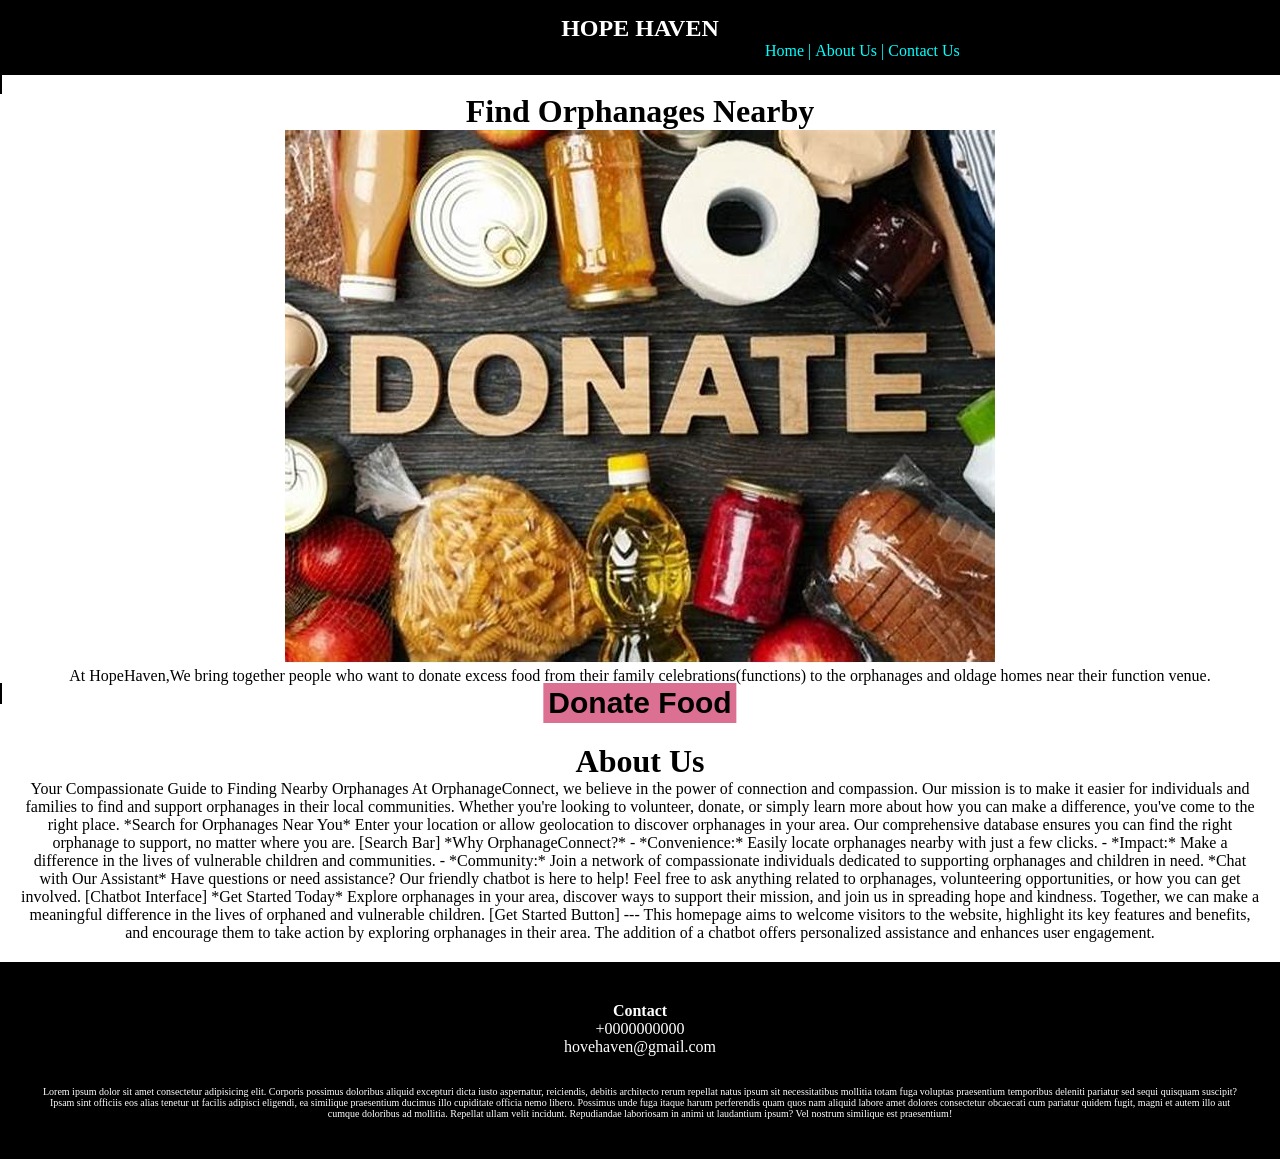
<file: HOPE HAVEN/CSS/index.html>
<!DOCTYPE html>
<html lang="en">
<head>
    <meta charset="UTF-8">
    <meta name="viewport" content="width=device-width,initial-scale=1.0">
    <title>HOPEHAVEN</title>
    <link rel="icon" href="rice-bowl.jpg">
    
    
</head>
<body>
    <link rel="stylesheet" href="style.css">
    <div class ="Header">
         <nav><center>
            <H1>HOPE HAVEN</H1>
            </center>
            <ul>
                <li>Home |</li>
                <li>About Us |</li>
                <li>Contact Us</li>
            </ul>
         </nav>
    </div>

    <div class="box">
        <center>
            <h1>Find Orphanages Nearby</h1><br>
    
        <img src="donate.jfif">
        <p>At HopeHaven,We bring together people who want to donate excess food from their family celebrations(functions) to the orphanages and oldage homes near their function venue.</p>
        </center>
    </div>
    <script>
        window.embeddedChatbotConfig = {
        chatbotId: "W6yZn-fEGsoQyJledR5q8",
        domain: "www.chatbase.co"
        }
        </script>
        <script
        src="https://www.chatbase.co/embed.min.js"
        chatbotId="W6yZn-fEGsoQyJledR5q8"
        domain="www.chatbase.co"
        defer>
        </script>
    <center>
    <button type="button" onclick="location.href='C:\Users\vithy\OneDrive\Desktop\HOPE HAVEN\CSS\form.html'">Donate Food</button>
    </center>
                
    <div class="about">
        <h1 style="text-align: center;">About Us</h1>
        <p>Your Compassionate Guide to Finding Nearby Orphanages

At OrphanageConnect, we believe in the power of connection and compassion. Our mission is to make it easier for individuals and families to find and support orphanages in their local communities. Whether you're looking to volunteer, donate, or simply learn more about how you can make a difference, you've come to the right place.

*Search for Orphanages Near You*

Enter your location or allow geolocation to discover orphanages in your area. Our comprehensive database ensures you can find the right orphanage to support, no matter where you are.

[Search Bar]

*Why OrphanageConnect?*

- *Convenience:* Easily locate orphanages nearby with just a few clicks.
- *Impact:* Make a difference in the lives of vulnerable children and communities.
- *Community:* Join a network of compassionate individuals dedicated to supporting orphanages and children in need.

*Chat with Our Assistant*

Have questions or need assistance? Our friendly chatbot is here to help! Feel free to ask anything related to orphanages, volunteering opportunities, or how you can get involved.

[Chatbot Interface]

*Get Started Today*

Explore orphanages in your area, discover ways to support their mission, and join us in spreading hope and kindness. Together, we can make a meaningful difference in the lives of orphaned and vulnerable children.

[Get Started Button]

---

This homepage aims to welcome visitors to the website, highlight its key features and benefits, and encourage them to take action by exploring orphanages in their area. The addition of a chatbot offers personalized assistance and enhances user engagement.</p>
    </div>
    <div class="Contact">
        <h4>Contact</h4>
        <p>+0000000000</p>
        <p>hovehaven@gmail.com</p>
        <p style="margin-top:30px;font-size: 10px;">Lorem ipsum dolor sit amet consectetur adipisicing elit. Corporis possimus doloribus aliquid excepturi dicta iusto aspernatur, reiciendis, debitis architecto rerum repellat natus ipsum sit necessitatibus mollitia totam fuga voluptas praesentium temporibus deleniti pariatur sed sequi quisquam suscipit? Ipsam sint officiis eos alias tenetur ut facilis adipisci eligendi, ea similique praesentium ducimus illo cupiditate officia nemo libero. Possimus unde fuga itaque harum perferendis quam quos nam aliquid labore amet dolores consectetur obcaecati cum pariatur quidem fugit, magni et autem illo aut cumque doloribus ad mollitia. Repellat ullam velit incidunt. Repudiandae laboriosam in animi ut laudantium ipsum? Vel nostrum similique est praesentium!</p>
    </div>
    


    

    
</body>
</html>
</file>
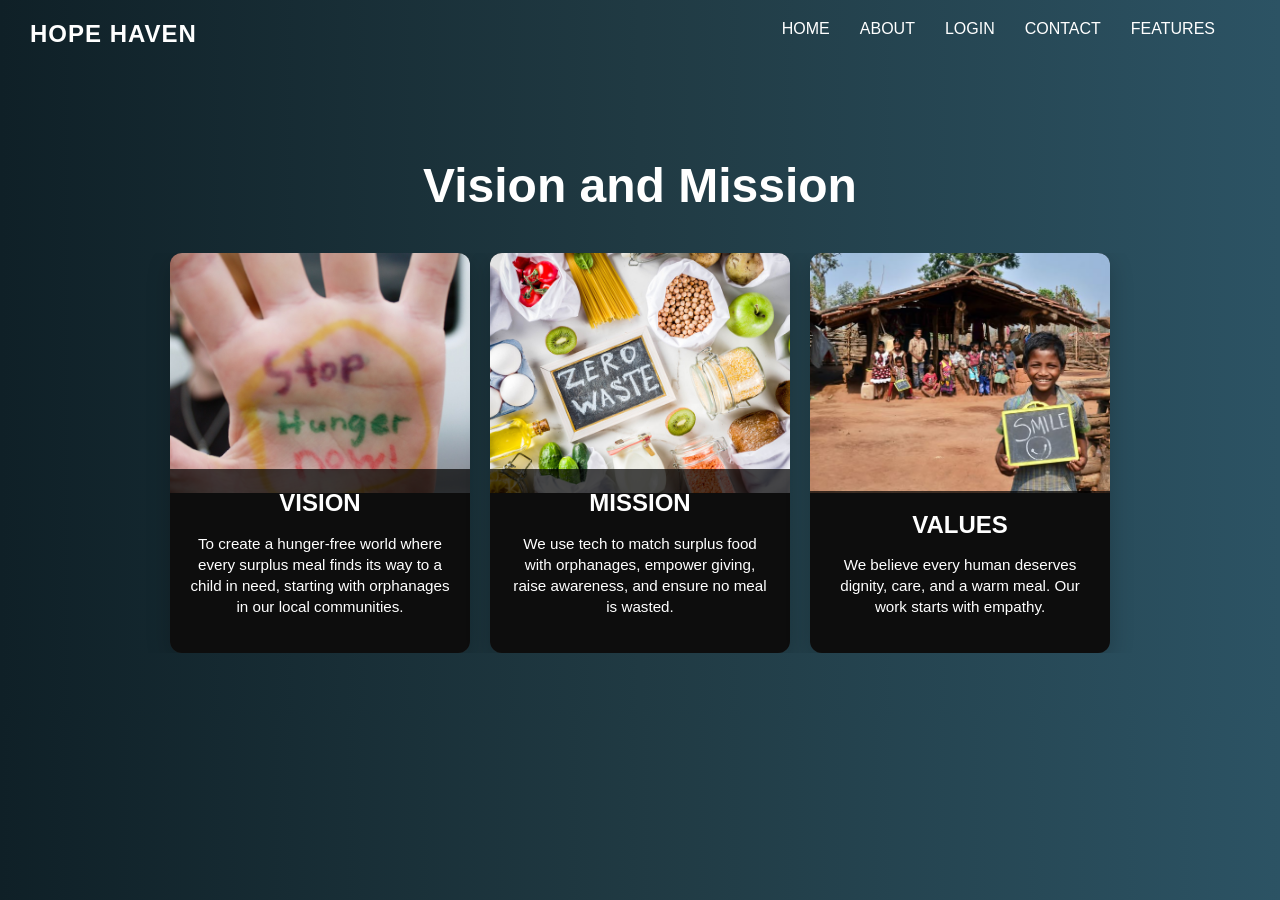
<file: HH/a1.html>
<!DOCTYPE html>
<html lang="en">
<head>
  <meta charset="UTF-8" />
  <meta name="viewport" content="width=device-width, initial-scale=1.0" />
  <title>Vision and Mission</title>
  <style>
    * {
      box-sizing: border-box;
    }

    body {
      background: linear-gradient(to right, #0f2027, #203a43, #2c5364);
      font-family: 'Segoe UI', Tahoma, Geneva, Verdana, sans-serif;
      color: white;
      margin: 0;
      padding: 0;
    }
    header {
      display: flex;
      justify-content: flex-end;
      align-items: center;
      padding: 20px 50px;
    }

    .logo {
      position: absolute;
      top: 20px;
      left: 30px;
      font-size: 24px;
      font-weight: bold;
      color: white;
      letter-spacing: 1px;
    }
    nav a {
      margin: 0 15px;
      text-decoration: none;
      color: white;
      font-weight: 500;
    }

    .search-bar {
      background-color: rgba(255, 255, 255, 0.2);
      border-radius: 20px;
      padding: 8px 20px;
      color: white;
    }

    nav {
      display: flex;
    }

    .info-section {
      padding: 60px 40px;
      text-align: center;
    }

    .info-title {
      font-size: 3rem;
      margin-bottom: 40px;
    }

    .info-card-wrapper {
      display: flex;
      flex-wrap: nowrap;
      justify-content: center;
      gap: 20px;
      overflow-x: auto;
    }

    .info-card {
      background-color: #2c2c2c;
      border-radius: 12px;
      overflow: hidden;
      width: 300px;
      height: 400px;
      position: relative;
      transition: transform 0.3s ease;
      cursor: pointer;
      box-shadow: 0 8px 24px rgba(0, 0, 0, 0.2);
    }

    .info-card:hover {
      transform: translateY(-10px);
    }

    .info-card img {
      width: 100%;
      height: 60%;
      object-fit: cover;
    }

    .info-content {
      position: absolute;
      bottom: 0;
      background: rgba(0, 0, 0, 0.7);
      width: 100%;
      padding: 20px;
      color: white;
    }

    .info-content h2 {
      font-size: 1.5rem;
      margin: 0 0 10px 0;
    }

    .info-content p {
      font-size: 0.95rem;
      line-height: 1.4;
    }

    @media (max-width: 992px) {
      .info-card-wrapper {
        flex-wrap: wrap;
      }
    }
  </style>
</head>
<body>
    <header>
        <div class="logo">HOPE HAVEN</div>
        <nav>
          <a href="hopehaven.html">HOME</a>
          <a href="about.html">ABOUT</a>
          <a href="login.html">LOGIN</a>
          <a href="contact.html">CONTACT</a>
          <a href="features.html">FEATURES</a>
        </nav>
      </header>
  <!-- Info Section -->
  <section class="info-section">
    <h1 class="info-title">Vision and Mission</h1>
    <div class="info-card-wrapper">
      <div class="info-card">
        <img src="vision.jpg" alt="Vision Image" />
        <div class="info-content">
          <h2>VISION</h2>
          <p>To create a hunger-free world where every surplus meal finds its way to a child in need, starting with orphanages in our local communities.</p>
        </div>
      </div>
      <div class="info-card">
        <img src="mission.jpg" alt="Mission Image" />
        <div class="info-content">
          <h2>MISSION</h2>
          <p>We use tech to match surplus food with orphanages, empower giving, raise awareness, and ensure no meal is wasted.</p>
        </div>
      </div>
      <div class="info-card">
        <img src="values.jpg" alt="Values Image" />
        <div class="info-content">
          <h2>VALUES</h2>
          <p>We believe every human deserves dignity, care, and a warm meal. Our work starts with empathy.</p>
        </div>
      </div>
    </div>
  </section>
</body>
</html>
</file>
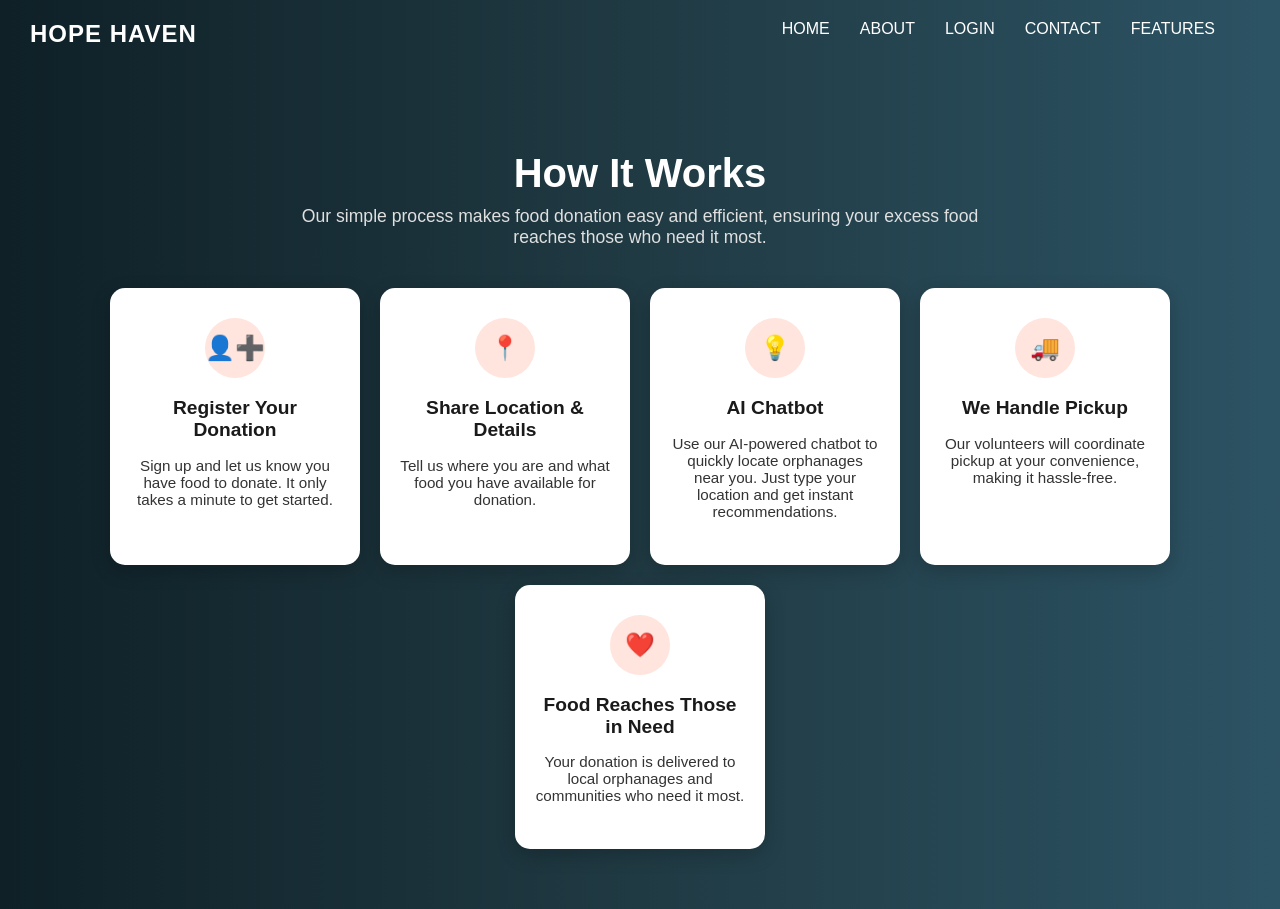
<file: HH/a2.html>
<!DOCTYPE html>
<html lang="en">
<head>
  <meta charset="UTF-8" />
  <meta name="viewport" content="width=device-width, initial-scale=1.0" />
  <title>How it works</title>
  <style>
    * {
      box-sizing: border-box;
    }

    body {
      background: linear-gradient(to right, #0f2027, #203a43, #2c5364);
      font-family: 'Segoe UI', Tahoma, Geneva, Verdana, sans-serif;
      color: white;
      margin: 0;
      padding: 0;
    }

    header {
      display: flex;
      justify-content: flex-end;
      align-items: center;
      padding: 20px 50px;
    }

    .logo {
      position: absolute;
      top: 20px;
      left: 30px;
      font-size: 24px;
      font-weight: bold;
      color: white;
      letter-spacing: 1px;
    }

    nav a {
      margin: 0 15px;
      text-decoration: none;
      color: white;
      font-weight: 500;
    }

    .search-bar {
      background-color: rgba(255, 255, 255, 0.2);
      border-radius: 20px;
      padding: 8px 20px;
      color: white;
    }

    nav {
      display: flex;
    }

    .how-it-works {
      background: transparent;
      color: white;
      padding: 60px 20px;
      text-align: center;
    }

    .how-it-works h2 {
      font-size: 2.5rem;
      margin-bottom: 10px;
    }

    .how-it-works .description {
      font-size: 1.1rem;
      max-width: 700px;
      margin: 0 auto 40px auto;
      color: #e0e0e0;
    }

    .steps {
      display: flex;
      flex-wrap: wrap;
      justify-content: center;
      gap: 20px;
    }

    .step-card {
      background-color: white;
      color: #1a1a1a;
      padding: 30px 20px;
      border-radius: 15px;
      width: 250px;
      box-shadow: 0 6px 20px rgba(0, 0, 0, 0.2);
      transition: transform 0.3s ease;
    }

    .step-card:hover {
      transform: translateY(-10px);
    }

    .icon-circle {
      background-color: #ffe5dd;
      color: #ff6f5e;
      font-size: 24px;
      border-radius: 50%;
      width: 60px;
      height: 60px;
      margin: 0 auto 15px auto;
      display: flex;
      align-items: center;
      justify-content: center;
    }

    .step-card h3 {
      font-size: 1.2rem;
      margin-bottom: 10px;
    }

    .step-card p {
      font-size: 0.95rem;
      color: #333;
    }
  </style>
</head>
<body>
  <header>
    <div class="logo">HOPE HAVEN</div>
    <nav>
      <a href="hopehaven.html">HOME</a>
      <a href="about.html">ABOUT</a>
      <a href="login.html">LOGIN</a>
      <a href="contact.html">CONTACT</a>
      <a href="features.html">FEATURES</a>
    </nav>
  </header>

  <!-- How It Works Section -->
  <section class="how-it-works">
    <h2>How It Works</h2>
    <p class="description">
      Our simple process makes food donation easy and efficient, ensuring your excess food reaches those who need it most.
    </p>
    <div class="steps">
      <div class="step-card step-register">
        <div class="icon-circle">👤➕</div>
        <h3>Register Your Donation</h3>
        <p>Sign up and let us know you have food to donate. It only takes a minute to get started.</p>
      </div>
      <div class="step-card step-location">
        <div class="icon-circle">📍</div>
        <h3>Share Location & Details</h3>
        <p>Tell us where you are and what food you have available for donation.</p>
      </div>
      <div class="step-card step-ai">
        <div class="icon-circle">💡</div>
        <h3>AI Chatbot</h3>
        <p>Use our AI-powered chatbot to quickly locate orphanages near you. Just type your location and get instant recommendations.</p>
      </div>
      <div class="step-card step-pickup">
        <div class="icon-circle">🚚</div>
        <h3>We Handle Pickup</h3>
        <p>Our volunteers will coordinate pickup at your convenience, making it hassle-free.</p>
      </div>
      <div class="step-card step-delivery">
        <div class="icon-circle">❤️</div>
        <h3>Food Reaches Those in Need</h3>
        <p>Your donation is delivered to local orphanages and communities who need it most.</p>
      </div>
    </div>
  </section>
</body>
</html>
</file>
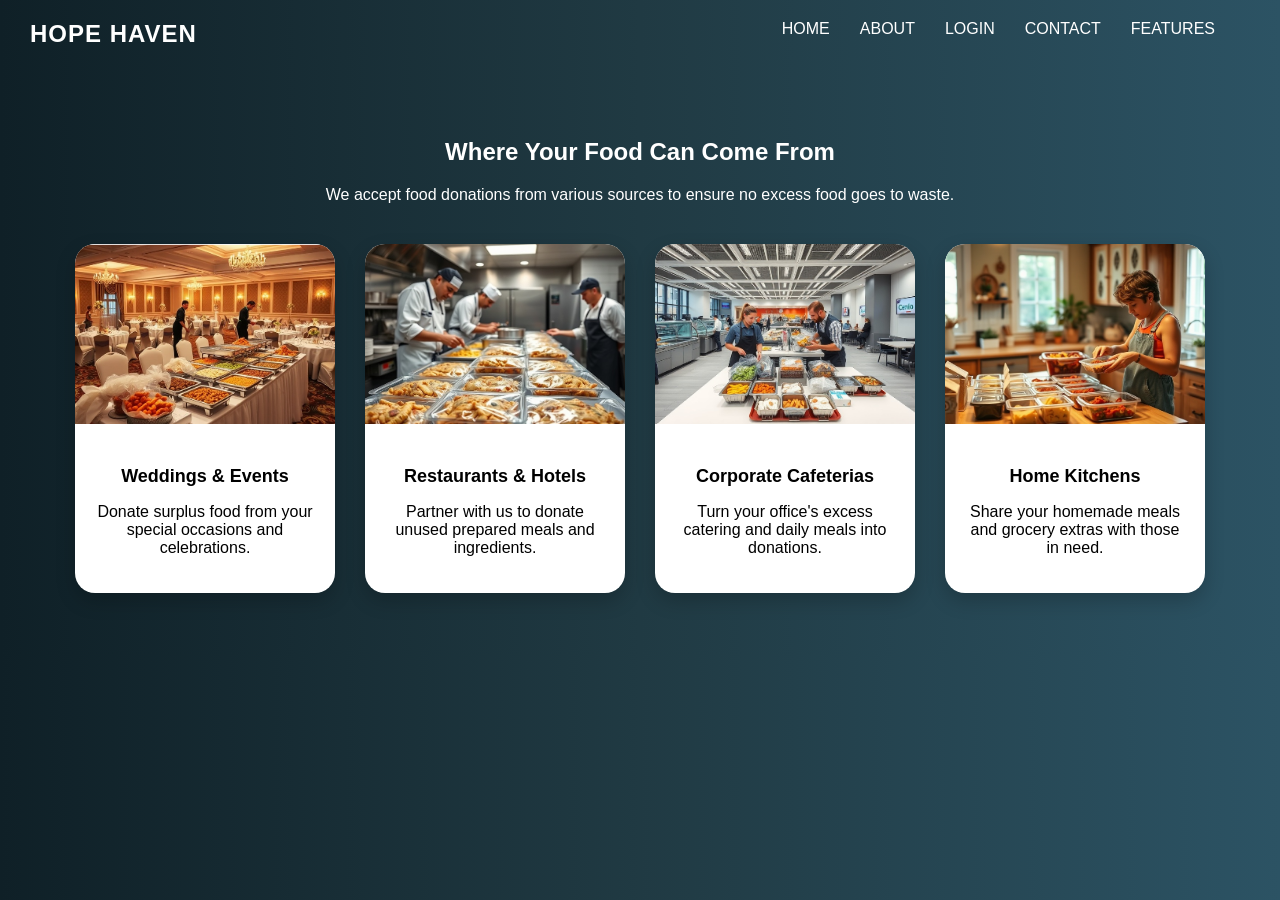
<file: HH/a4.html>
<!DOCTYPE html>
<html lang="en">
<head>
  <meta charset="UTF-8" />
  <meta name="viewport" content="width=device-width, initial-scale=1.0" />
  <title>Where your food come from</title>
  <style>
    * {
      box-sizing: border-box;
    }

    body {
      background: linear-gradient(to right, #0f2027, #203a43, #2c5364);
      font-family: 'Segoe UI', Tahoma, Geneva, Verdana, sans-serif;
      color: white;
      margin: 0;
      padding: 0;
    }
    header {
      display: flex;
      justify-content: flex-end;
      align-items: center;
      padding: 20px 50px;
    }

    .logo {
      position: absolute;
      top: 20px;
      left: 30px;
      font-size: 24px;
      font-weight: bold;
      color: white;
      letter-spacing: 1px;
    }
    nav a {
      margin: 0 15px;
      text-decoration: none;
      color: white;
      font-weight: 500;
    }

    .search-bar {
      background-color: rgba(255, 255, 255, 0.2);
      border-radius: 20px;
      padding: 8px 20px;
      color: white;
    }

    nav {
      display: flex;
    }

    .donation-section {
      background: linear-gradient(to right, #0f2027, #203a43, #2c5364);
      padding: 60px 20px;
      color: white;
    }

    .donation-wrapper {
      max-width: 1200px;
      margin: 0 auto;
      text-align: center;
    }

    .source-grid {
      display: flex;
      flex-wrap: wrap;
      justify-content: center;
      gap: 30px;
      margin-top: 40px;
    }

    .source-box {
      background: white;
      color: black;
      border-radius: 20px;
      overflow: hidden;
      width: 260px;
      box-shadow: 0 8px 20px rgba(0,0,0,0.2);
      transition: transform 0.3s ease;
    }

    .source-box:hover {
      transform: translateY(-5px);
    }

    .source-box img {
      width: 100%;
      height: 180px;
      object-fit: cover;
    }

    .source-text {
      padding: 20px;
    }

    .source-text h3 {
      margin-bottom: 10px;
      font-size: 18px;
      font-weight: 700;
    }
  </style>
</head>
<body>
    <header>
        <div class="logo">HOPE HAVEN</div>
        <nav>
          <a href="hopehaven.html">HOME</a>
          <a href="about.html">ABOUT</a>
          <a href="login.html">LOGIN</a>
          <a href="contact.html">CONTACT</a>
          <a href="features.html">FEATURES</a>
        </nav>
      </header>
  <section class="donation-section">
    <div class="donation-wrapper">
      <h2>Where Your Food Can Come From</h2>
      <p>We accept food donations from various sources to ensure no excess food goes to waste.</p>
      
      <div class="source-grid">
        <div class="source-box">
          <img src="food1.png" alt="Weddings & Events" />
          <div class="source-text">
            <h3>Weddings & Events</h3>
            <p>Donate surplus food from your special occasions and celebrations.</p>
          </div>
        </div>
        <div class="source-box">
          <img src="food2.png" alt="Restaurants & Hotels" />
          <div class="source-text">
            <h3>Restaurants & Hotels</h3>
            <p>Partner with us to donate unused prepared meals and ingredients.</p>
          </div>
        </div>
        <div class="source-box">
          <img src="food3.png" alt="Corporate Cafeterias" />
          <div class="source-text">
            <h3>Corporate Cafeterias</h3>
            <p>Turn your office's excess catering and daily meals into donations.</p>
          </div>
        </div>
        <div class="source-box">
          <img src="food4.png" alt="Home Kitchens" />
          <div class="source-text">
            <h3>Home Kitchens</h3>
            <p>Share your homemade meals and grocery extras with those in need.</p>
          </div>
        </div>
      </div>
    </div>
  </section>
</body>
</html>
</file>
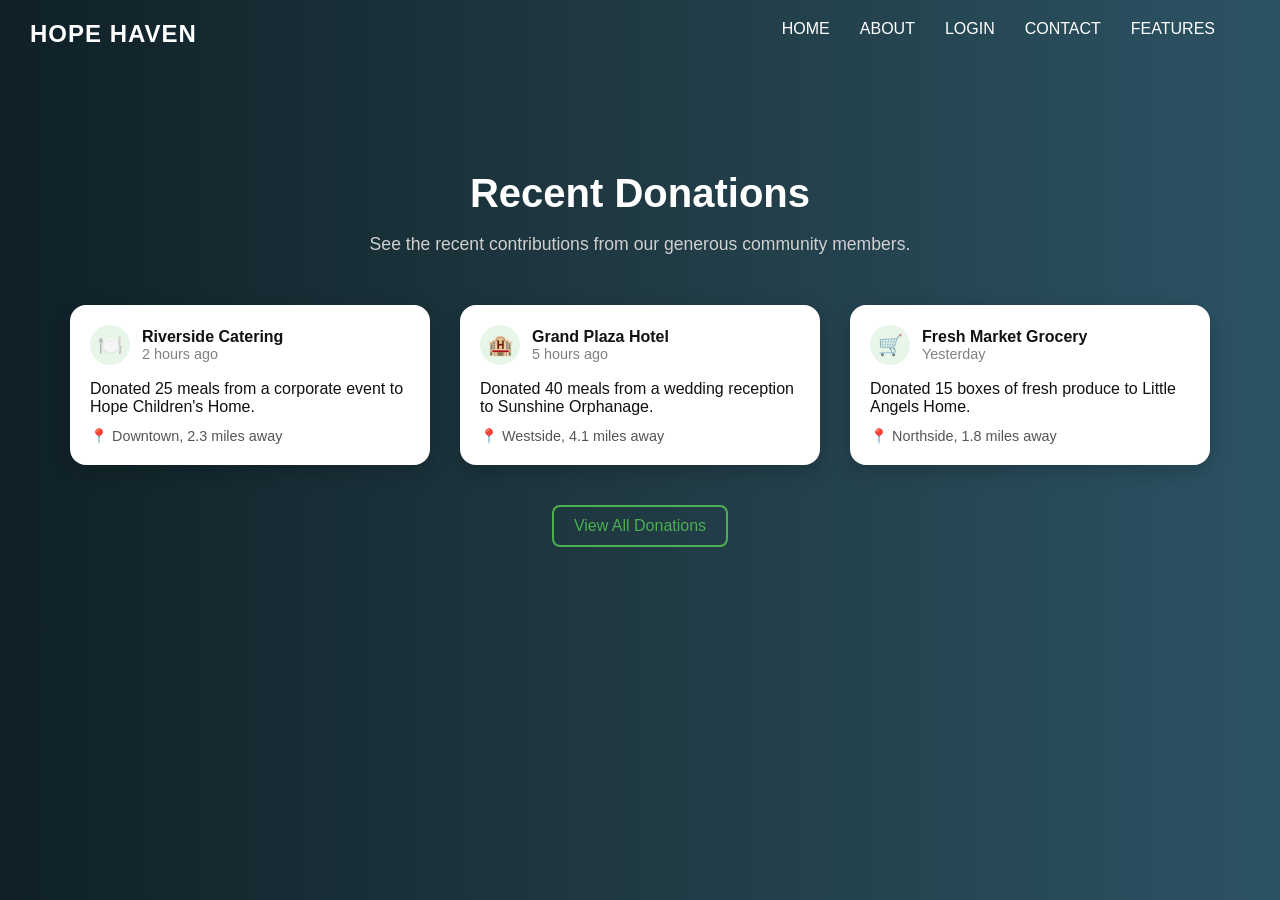
<file: HH/a5.html>
<!DOCTYPE html>
<html lang="en">
<head>
  <meta charset="UTF-8" />
  <meta name="viewport" content="width=device-width, initial-scale=1.0"/>
  <title>Recent Donations</title>
  <style>
    body {
      margin: 0;
      padding: 0;
      font-family: 'Segoe UI', Tahoma, Geneva, Verdana, sans-serif;
      background: linear-gradient(to right, #0f2027, #203a43, #2c5364);
      color: white;
    }
    header {
      display: flex;
      justify-content: flex-end;
      align-items: center;
      padding: 20px 50px;
    }

    .logo {
      position: absolute;
      top: 20px;
      left: 30px;
      font-size: 24px;
      font-weight: bold;
      color: white;
      letter-spacing: 1px;
    }
    nav a {
      margin: 0 15px;
      text-decoration: none;
      color: white;
      font-weight: 500;
    }

    .search-bar {
      background-color: rgba(255, 255, 255, 0.2);
      border-radius: 20px;
      padding: 8px 20px;
      color: white;
    }

    nav {
      display: flex;
    }

    .donation-feed {
      padding: 80px 20px;
      text-align: center;
    }

    .donation-feed h2 {
      font-size: 2.5rem;
      margin-bottom: 10px;
    }

    .donation-feed p {
      font-size: 1.1rem;
      margin-bottom: 50px;
      color: #d0d0d0;
    }

    .donation-grid {
      display: flex;
      flex-wrap: wrap;
      justify-content: center;
      gap: 30px;
    }

    .donation-box {
      background: white;
      color: #111;
      padding: 20px;
      width: 320px;
      border-radius: 16px;
      box-shadow: 0 6px 20px rgba(0, 0, 0, 0.2);
      text-align: left;
      transition: transform 0.3s ease;
    }

    .donation-box:hover {
      transform: translateY(-5px);
    }

    .donor-info {
      display: flex;
      align-items: center;
      margin-bottom: 15px;
    }

    .donor-icon {
      width: 40px;
      height: 40px;
      background-color: #e8f5e9;
      border-radius: 50%;
      display: flex;
      align-items: center;
      justify-content: center;
      font-size: 20px;
      margin-right: 12px;
    }

    .donor-name {
      font-weight: 600;
    }

    .donation-time {
      font-size: 0.9rem;
      color: gray;
    }

    .donation-desc {
      margin: 12px 0;
    }

    .donation-location {
      font-size: 0.9rem;
      color: #555;
      display: flex;
      align-items: center;
      gap: 6px;
    }

    .view-more-btn {
      margin-top: 40px;
    }

    .view-more-btn button {
      background: transparent;
      color: #4caf50;
      border: 2px solid #4caf50;
      padding: 10px 20px;
      font-size: 1rem;
      border-radius: 8px;
      cursor: pointer;
      transition: all 0.3s ease;
    }

    .view-more-btn button:hover {
      background: #4caf50;
      color: white;
    }

    @media (max-width: 768px) {
      .donation-box {
        width: 90%;
      }
    }
  </style>
</head>
<body>
    <header>
        <div class="logo">HOPE HAVEN</div>
        <nav>
          <a href="hopehaven.html">HOME</a>
          <a href="about.html">ABOUT</a>
          <a href="login.html">LOGIN</a>
          <a href="contact.html">CONTACT</a>
          <a href="features.html">FEATURES</a>
        </nav>
      </header>

  <section class="donation-feed">
    <h2>Recent Donations</h2>
    <p>See the recent contributions from our generous community members.</p>

    <div class="donation-grid">
      <div class="donation-box">
        <div class="donor-info">
          <div class="donor-icon">🍽️</div>
          <div>
            <div class="donor-name">Riverside Catering</div>
            <div class="donation-time">2 hours ago</div>
          </div>
        </div>
        <div class="donation-desc">
          Donated 25 meals from a corporate event to Hope Children's Home.
        </div>
        <div class="donation-location">📍 Downtown, 2.3 miles away</div>
      </div>

      <div class="donation-box">
        <div class="donor-info">
          <div class="donor-icon">🏨</div>
          <div>
            <div class="donor-name">Grand Plaza Hotel</div>
            <div class="donation-time">5 hours ago</div>
          </div>
        </div>
        <div class="donation-desc">
          Donated 40 meals from a wedding reception to Sunshine Orphanage.
        </div>
        <div class="donation-location">📍 Westside, 4.1 miles away</div>
      </div>

      <div class="donation-box">
        <div class="donor-info">
          <div class="donor-icon">🛒</div>
          <div>
            <div class="donor-name">Fresh Market Grocery</div>
            <div class="donation-time">Yesterday</div>
          </div>
        </div>
        <div class="donation-desc">
          Donated 15 boxes of fresh produce to Little Angels Home.
        </div>
        <div class="donation-location">📍 Northside, 1.8 miles away</div>
      </div>
    </div>

    <div class="view-more-btn">
      <button>View All Donations</button>
    </div>
  </section>

</body>
</html>
</file>
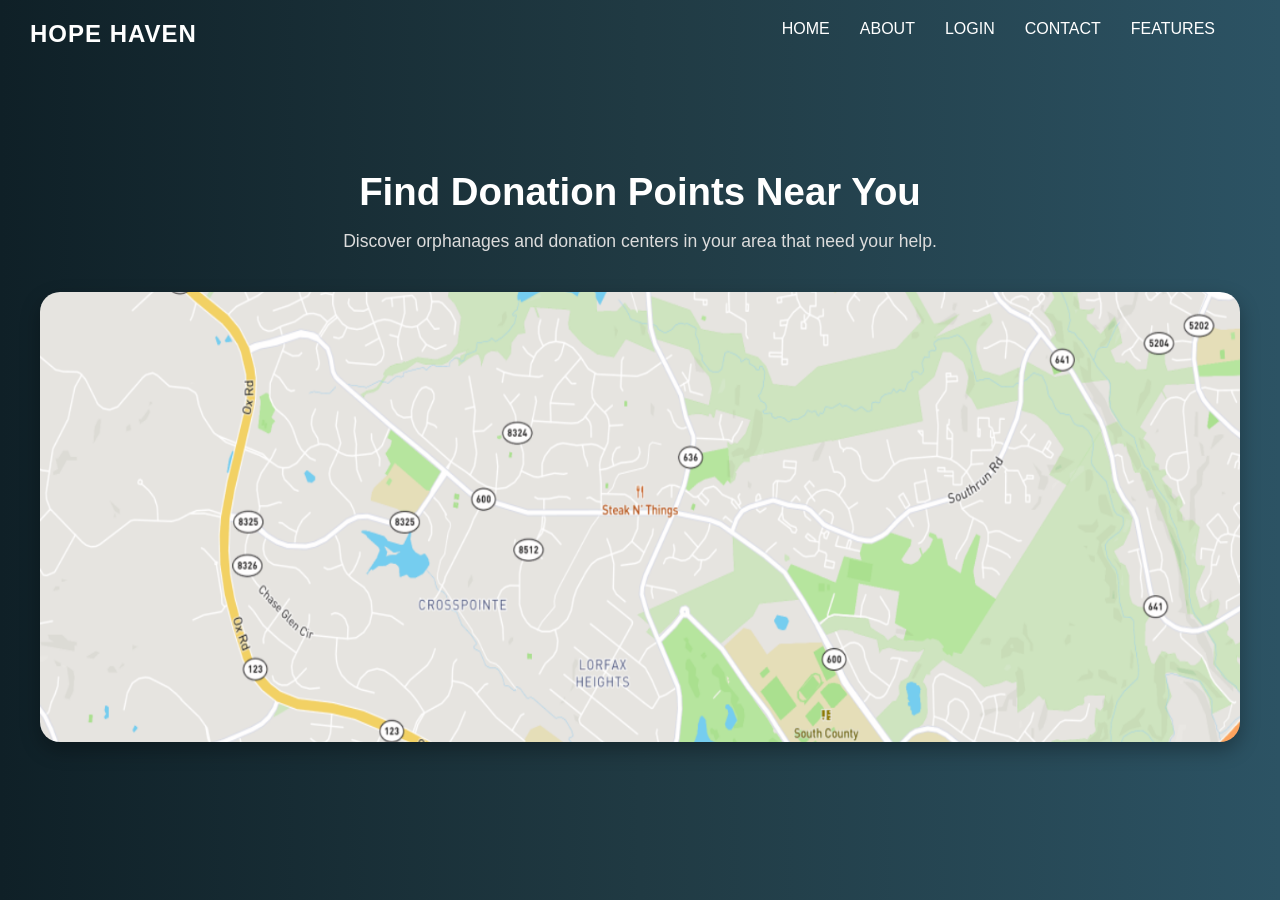
<file: HH/a6.html>
<!DOCTYPE html>
<html lang="en">
<head>
  <meta charset="UTF-8">
  <meta name="viewport" content="width=device-width, initial-scale=1.0">
  <title>Donation Map</title>
  <style>
    body {
      margin: 0;
      font-family: 'Segoe UI', Tahoma, Geneva, Verdana, sans-serif;
      background: linear-gradient(to right, #0f2027, #203a43, #2c5364);
      color: #fff;
    }
    header {
      display: flex;
      justify-content: flex-end;
      align-items: center;
      padding: 20px 50px;
    }

    .logo {
      position: absolute;
      top: 20px;
      left: 30px;
      font-size: 24px;
      font-weight: bold;
      color: white;
      letter-spacing: 1px;
    }
    nav a {
      margin: 0 15px;
      text-decoration: none;
      color: white;
      font-weight: 500;
    }

    .search-bar {
      background-color: rgba(255, 255, 255, 0.2);
      border-radius: 20px;
      padding: 8px 20px;
      color: white;
    }

    nav {
      display: flex;
    }

    .map-wrapper {
      padding: 80px 20px;
      text-align: center;
    }

    .map-heading {
      font-size: 2.4rem;
      margin-bottom: 10px;
      font-weight: bold;
    }

    .map-subtitle {
      font-size: 1.1rem;
      margin-bottom: 40px;
      color: #dcdcdc;
    }

    .map-container {
      max-width: 1200px;
      margin: 0 auto;
      overflow: hidden;
      border-radius: 20px;
      box-shadow: 0 8px 20px rgba(0,0,0,0.3);
    }

    .map-frame {
      width: 100%;
      height: 450px;
      border: none;
      display: block;
    }

    @media (max-width: 768px) {
      .map-frame {
        height: 300px;
      }
    }
  </style>
</head>
<body>
    <header>
        <div class="logo">HOPE HAVEN</div>
        <nav>
          <a href="hopehaven.html">HOME</a>
          <a href="about.html">ABOUT</a>
          <a href="login.html">LOGIN</a>
          <a href="contact.html">CONTACT</a>
          <a href="features.html">FEATURES</a>
        </nav>
      </header>

  <section class="map-wrapper">
    <h2 class="map-heading">Find Donation Points Near You</h2>
    <p class="map-subtitle">Discover orphanages and donation centers in your area that need your help.</p>

    <div class="map-container">
      <!-- Placeholder Map Image (You can replace with an actual embed if needed) -->
      <img src="map.png" alt="Map" class="map-frame" />
    </div>
  </section>

</body>
</html>
</file>
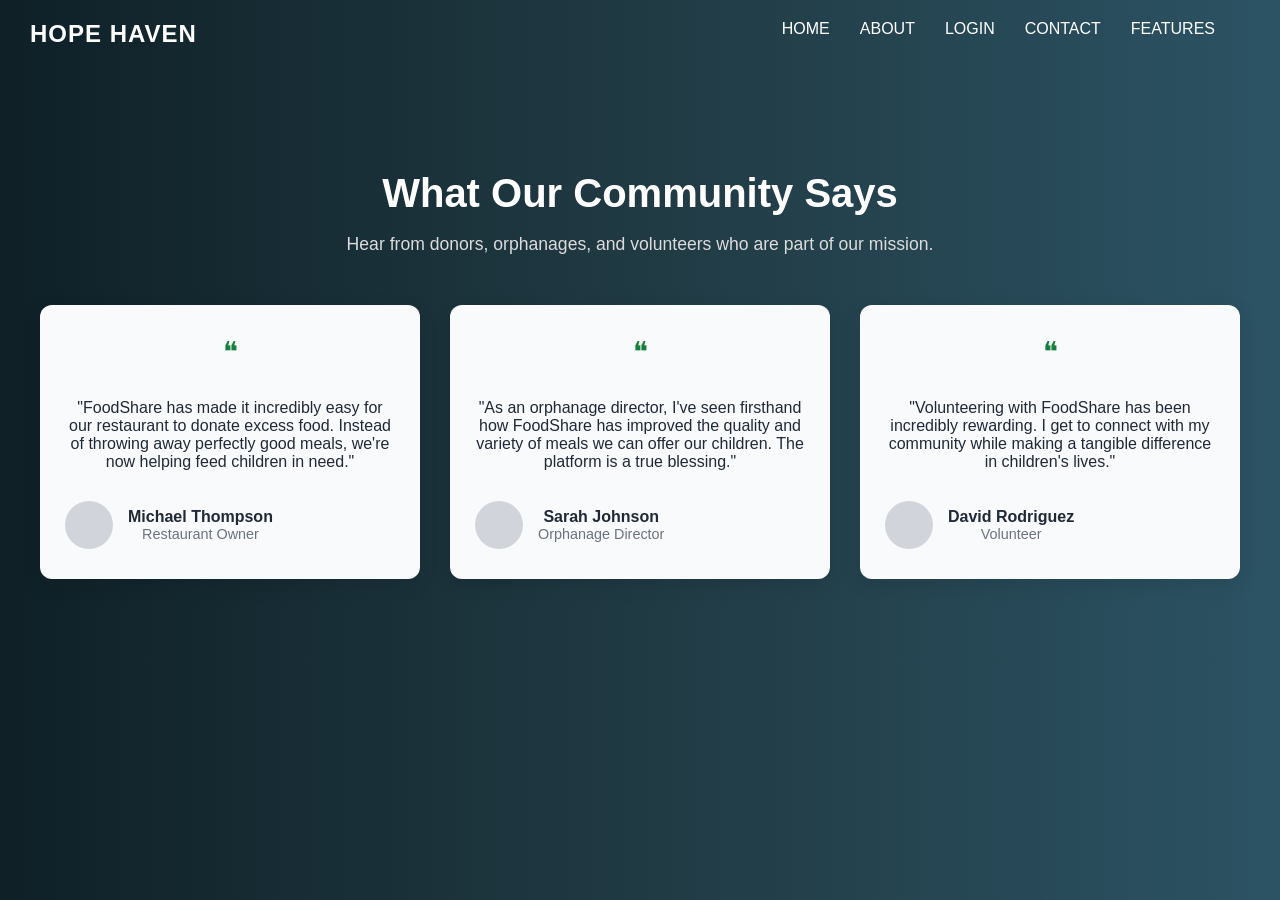
<file: HH/a7.html>
<!DOCTYPE html>
<html lang="en">
<head>
  <meta charset="UTF-8">
  <meta name="viewport" content="width=device-width, initial-scale=1.0">
  <title>Testimonials</title>
  <style>
    body {
      margin: 0;
      font-family: 'Segoe UI', Tahoma, Geneva, Verdana, sans-serif;
      background: linear-gradient(to right, #0f2027, #203a43, #2c5364);
      color: #fff;
    }
    header {
      display: flex;
      justify-content: flex-end;
      align-items: center;
      padding: 20px 50px;
    }

    .logo {
      position: absolute;
      top: 20px;
      left: 30px;
      font-size: 24px;
      font-weight: bold;
      color: white;
      letter-spacing: 1px;
    }
    nav a {
      margin: 0 15px;
      text-decoration: none;
      color: white;
      font-weight: 500;
    }

    .search-bar {
      background-color: rgba(255, 255, 255, 0.2);
      border-radius: 20px;
      padding: 8px 20px;
      color: white;
    }

    nav {
      display: flex;
    }

    .testimonial-section {
      padding: 80px 20px;
      text-align: center;
    }

    .testimonial-title {
      font-size: 2.5rem;
      font-weight: bold;
      margin-bottom: 10px;
    }

    .testimonial-subtitle {
      font-size: 1.1rem;
      margin-bottom: 50px;
      color: #dcdcdc;
    }

    .testimonial-grid {
      display: grid;
      grid-template-columns: repeat(auto-fit, minmax(300px, 1fr));
      gap: 30px;
      max-width: 1200px;
      margin: 0 auto;
    }

    .testimonial-card {
      background-color: #f9fafb;
      color: #1f2937;
      border-radius: 12px;
      padding: 30px 25px;
      box-shadow: 0 6px 20px rgba(0,0,0,0.1);
      display: flex;
      flex-direction: column;
      justify-content: space-between;
    }

    .testimonial-icon {
      font-size: 28px;
      color: #15803d;
      margin-bottom: 15px;
    }

    .testimonial-text {
      font-size: 1rem;
      margin-bottom: 30px;
    }

    .testimonial-author {
      display: flex;
      align-items: center;
      gap: 15px;
    }

    .testimonial-avatar {
      width: 48px;
      height: 48px;
      border-radius: 50%;
      background-color: #d1d5db;
    }

    .testimonial-name {
      font-weight: bold;
      font-size: 1rem;
    }

    .testimonial-role {
      font-size: 0.9rem;
      color: #6b7280;
    }
  </style>
</head>
<body>
    <header>
        <div class="logo">HOPE HAVEN</div>
        <nav>
          <a href="hopehaven.html">HOME</a>
          <a href="about.html">ABOUT</a>
          <a href="login.html">LOGIN</a>
          <a href="contact.html">CONTACT</a>
          <a href="features.html">FEATURES</a>
        </nav>
      </header>

  <section class="testimonial-section">
    <h2 class="testimonial-title">What Our Community Says</h2>
    <p class="testimonial-subtitle">Hear from donors, orphanages, and volunteers who are part of our mission.</p>

    <div class="testimonial-grid">

      <div class="testimonial-card">
        <div class="testimonial-icon">❝</div>
        <p class="testimonial-text">"FoodShare has made it incredibly easy for our restaurant to donate excess food. Instead of throwing away perfectly good meals, we're now helping feed children in need."</p>
        <div class="testimonial-author">
          <div class="testimonial-avatar"></div>
          <div>
            <div class="testimonial-name">Michael Thompson</div>
            <div class="testimonial-role">Restaurant Owner</div>
          </div>
        </div>
      </div>

      <div class="testimonial-card">
        <div class="testimonial-icon">❝</div>
        <p class="testimonial-text">"As an orphanage director, I've seen firsthand how FoodShare has improved the quality and variety of meals we can offer our children. The platform is a true blessing."</p>
        <div class="testimonial-author">
          <div class="testimonial-avatar"></div>
          <div>
            <div class="testimonial-name">Sarah Johnson</div>
            <div class="testimonial-role">Orphanage Director</div>
          </div>
        </div>
      </div>

      <div class="testimonial-card">
        <div class="testimonial-icon">❝</div>
        <p class="testimonial-text">"Volunteering with FoodShare has been incredibly rewarding. I get to connect with my community while making a tangible difference in children's lives."</p>
        <div class="testimonial-author">
          <div class="testimonial-avatar"></div>
          <div>
            <div class="testimonial-name">David Rodriguez</div>
            <div class="testimonial-role">Volunteer</div>
          </div>
        </div>
      </div>

    </div>
  </section>

</body>
</html>
</file>
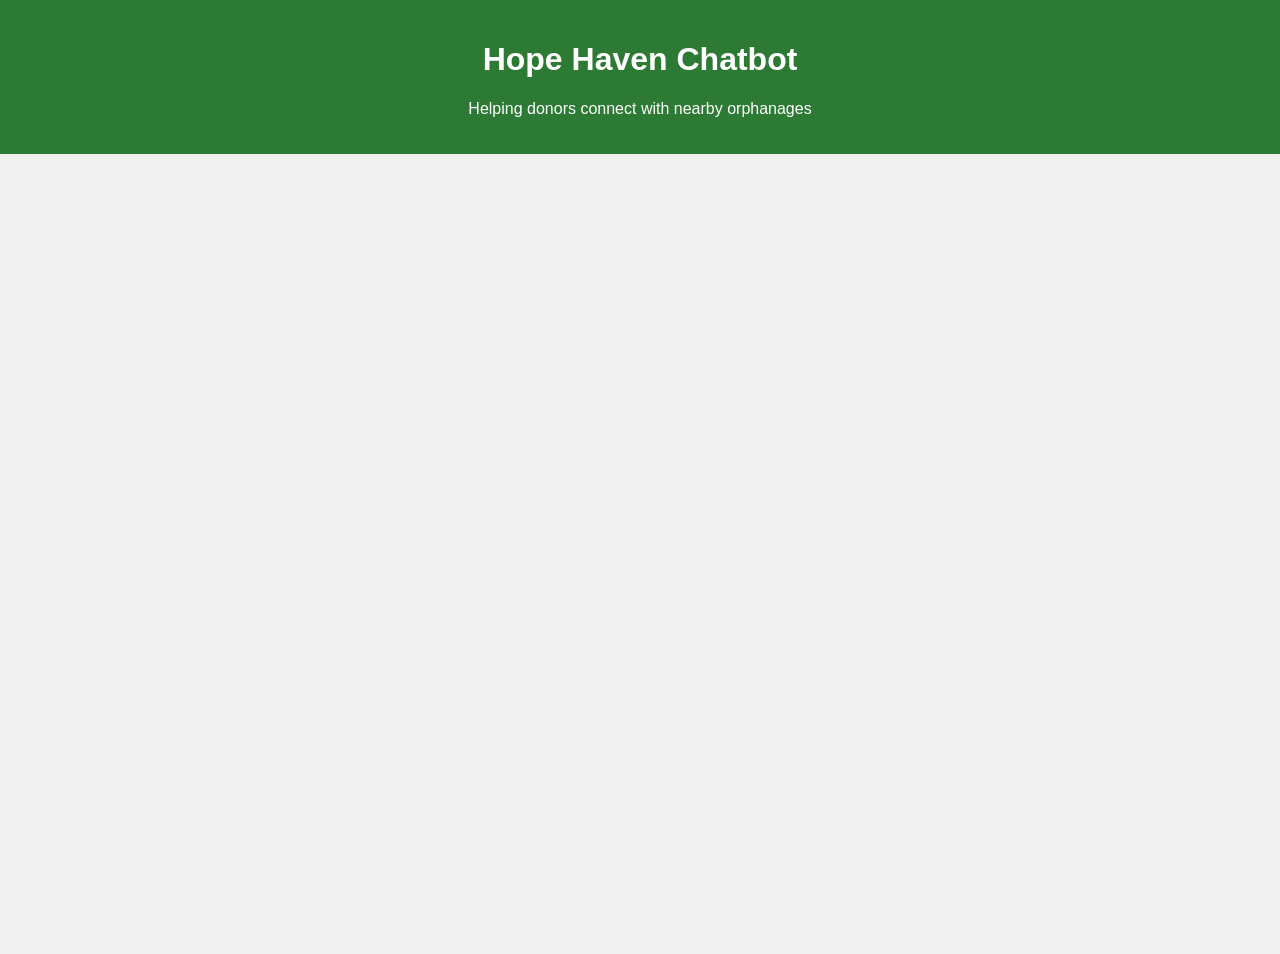
<file: HH/chatbot.html>
<!DOCTYPE html>
<html lang="en">
<head>
  <meta charset="UTF-8">
  <title>Hope Haven Chatbot</title>
  <link rel="icon" href="title icon.jpg">
  <style>
    body {
      margin: 0;
      font-family: 'Segoe UI', Tahoma, Geneva, Verdana, sans-serif;
      background-color: #f0f0f0;
    }

    .header {
      background-color: #2d7a35;
      color: white;
      text-align: center;
      padding: 20px;
    }

    iframe {
      width: 100%;
      height: calc(100vh - 100px); /* full height minus header */
      border: none;
      display: block;
    }
  </style>
</head>
<body>

  <div class="header">
    <h1>Hope Haven Chatbot</h1>
    <p>Helping donors connect with nearby orphanages</p>
  </div>

  <!-- Embed the Streamlit chatbot as part of the page -->
  <iframe src="http://localhost:8501"></iframe>

</body>
</html>
</file>
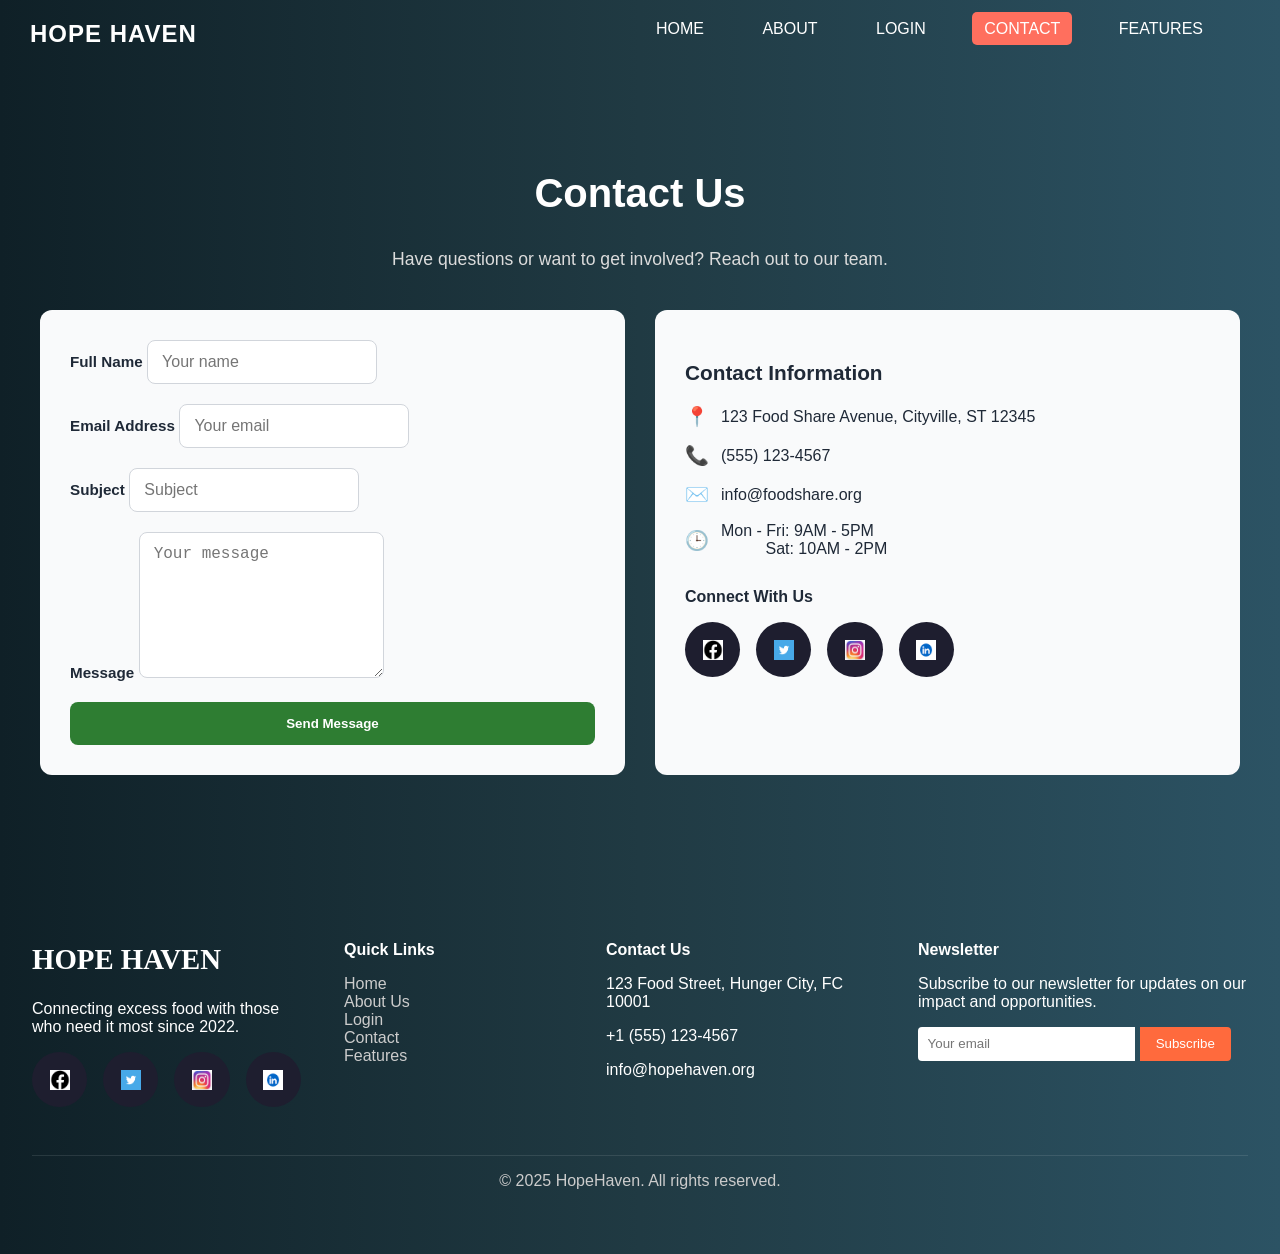
<file: HH/contact.html>
<!DOCTYPE html>
<html lang="en">
<head>
  <meta charset="UTF-8">
  <meta name="viewport" content="width=device-width, initial-scale=1.0">
  <title>Contact Us</title>
  <style>
    body {
      margin: 0;
      font-family: 'Segoe UI', Tahoma, Geneva, Verdana, sans-serif;
      background: linear-gradient(to right, #0f2027, #203a43, #2c5364);
      color: #fff;
    }
    header {
      display: flex;
      justify-content: flex-end;
      align-items: center;
      padding: 20px 50px;
    }

    .logo {
      position: absolute;
      top: 20px;
      left: 30px;
      font-size: 24px;
      font-weight: bold;
      color: white;
      letter-spacing: 1px;
    }
    nav a {
  color: white;
  text-decoration: none;
  margin: 0 15px;
  font-weight: 500;
  padding: 8px 12px;
  transition: 0.3s;
}

nav a:hover {
  background-color: #ff6f5e;
  color: white;
  border-radius: 5px;
}

nav a.active {
  background-color: #ff6f5e;
  color: white;
  border-radius: 5px;
}


    .search-bar {
      background-color: rgba(255, 255, 255, 0.2);
      border-radius: 20px;
      padding: 8px 20px;
      color: white;
    }

    
    .contact-wrapper {
      padding: 80px 20px;
      max-width: 1200px;
      margin: 0 auto;
    }

    .contact-header {
      text-align: center;
      margin-bottom: 40px;
    }

    .contact-title {
      font-size: 2.5rem;
      font-weight: bold;
    }

    .contact-subtitle {
      font-size: 1.1rem;
      color: #dcdcdc;
    }

    .contact-container {
      display: flex;
      flex-wrap: wrap;
      gap: 30px;
      margin-top: 40px;
    }

    .form-panel, .info-panel {
      background-color: #f9fafb;
      color: #1f2937;
      border-radius: 12px;
      padding: 30px;
      flex: 1;
      min-width: 300px;
    }

    .form-panel form {
      display: flex;
      flex-direction: column;
      gap: 20px;
    }

    .form-label {
      font-weight: bold;
      font-size: 0.95rem;
    }

    .form-input, .form-textarea {
      padding: 12px 14px;
      border: 1px solid #d1d5db;
      border-radius: 8px;
      font-size: 1rem;
      background-color: #fff;
    }

    .form-textarea {
      resize: vertical;
      height: 120px;
    }

    .form-button {
      background-color: #2e7d32;
      color: white;
      font-weight: bold;
      padding: 14px;
      border: none;
      border-radius: 8px;
      cursor: pointer;
      transition: background 0.3s ease;
    }

    .form-button:hover {
      background-color: #256429;
    }

    .info-panel h3 {
      font-size: 1.3rem;
      margin-bottom: 20px;
    }

    .info-item {
      display: flex;
      align-items: center;
      gap: 12px;
      margin-bottom: 16px;
      color: #1f2937;
    }

    .info-icon {
      font-size: 1.2rem;
      color: #15803d;
    }

    .social-section {
      margin-top: 30px;
    }

    .social-title {
      font-weight: bold;
      margin-bottom: 15px;
    }

    .social-icons {
      display: flex;
      gap: 12px;
    }

    .social-icon {
      width: 36px;
      height: 36px;
      background-color: #e5e7eb;
      border-radius: 50%;
      display: flex;
      align-items: center;
      justify-content: center;
      color: #374151;
      font-size: 1.2rem;
      cursor: pointer;
      transition: background 0.3s;
    }

    .social-icon:hover {
      background-color: #d1d5db;
    }
  </style>
</head>
<body>
  <header>
    <div class="logo">HOPE HAVEN</div>
    <nav>
      <a href="hopehaven.html" class="active">HOME</a>
      <a href="about.html">ABOUT</a>
      <a href="login.html">LOGIN</a>
      <a href="contact.html">CONTACT</a>
      <a href="features.html">FEATURES</a>
    </nav>
  </header>
  <script>
    const currentPath = window.location.pathname.split("/").pop() || "hopehaven.html";
    const navLinks = document.querySelectorAll("nav a");
  
    navLinks.forEach(link => {
      const linkPath = link.getAttribute("href");
      if (linkPath === currentPath) {
        link.classList.add("active");
      } else {
        link.classList.remove("active");
      }
    });
  </script>
  
  
  <section class="contact-wrapper">
    <div class="contact-header">
      <h2 class="contact-title">Contact Us</h2>
      <p class="contact-subtitle">Have questions or want to get involved? Reach out to our team.</p>
    </div>

    <div class="contact-container">

      <!-- Contact Form -->
      <div class="form-panel">
        <form>
          <div>
            <label class="form-label">Full Name</label>
            <input type="text" class="form-input" placeholder="Your name">
          </div>
          <div>
            <label class="form-label">Email Address</label>
            <input type="email" class="form-input" placeholder="Your email">
          </div>
          <div>
            <label class="form-label">Subject</label>
            <input type="text" class="form-input" placeholder="Subject">
          </div>
          <div>
            <label class="form-label">Message</label>
            <textarea class="form-textarea" placeholder="Your message"></textarea>
          </div>
          <button type="submit" class="form-button">Send Message</button>
        </form>
      </div>

      <!-- Contact Information -->
      <div class="info-panel">
        <h3>Contact Information</h3>
        <div class="info-item"><span class="info-icon">📍</span>123 Food Share Avenue, Cityville, ST 12345</div>
        <div class="info-item"><span class="info-icon">📞</span>(555) 123-4567</div>
        <div class="info-item"><span class="info-icon">✉️</span>info@foodshare.org</div>
        <div class="info-item"><span class="info-icon">🕒</span>Mon - Fri: 9AM - 5PM<br>&nbsp;&nbsp;&nbsp;&nbsp;&nbsp;&nbsp;&nbsp;&nbsp;&nbsp;&nbsp;Sat: 10AM - 2PM</div>

        <div class="social-section">
          <div class="social-title">Connect With Us</div>
          <div class="social-icons" style="display: flex; gap: 1rem; margin-top: 1rem;">
            <a href="#" class="social-icon" style="background: #1e1e2f; padding: 0.6rem; border-radius: 50%; display: flex; align-items: center; justify-content: center;">
              <img src="facebook.png" alt="Facebook" style="width: 20px; height: 20px;">
            </a>
            <a href="#" class="social-icon" style="background: #1e1e2f; padding: 0.6rem; border-radius: 50%; display: flex; align-items: center; justify-content: center;">
              <img src="twitter.png" alt="Twitter" style="width: 20px; height: 20px;">
            </a>
            <a href="#" class="social-icon" style="background: #1e1e2f; padding: 0.6rem; border-radius: 50%; display: flex; align-items: center; justify-content: center;">
              <img src="instagram.jpeg" alt="Instagram" style="width: 20px; height: 20px;">
            </a>
            <a href="#" class="social-icon" style="background: #1e1e2f; padding: 0.6rem; border-radius: 50%; display: flex; align-items: center; justify-content: center;">
              <img src="linkedin.png" alt="LinkedIn" style="width: 20px; height: 20px;">
            </a>
          </div>

    </div>
  </section>

  <footer class="footer-section" style="background: linear-gradient(to right, #0f2027, #203a43, #2c5364); color: #fff; padding: 4rem 2rem;">
    <div class="footer-container" style="display: flex; flex-wrap: wrap; justify-content: space-between; gap: 2rem;">
      
      <!-- Brand Info -->
      <div class="footer-brand" style="flex: 1 1 200px;">
        <h2 style="font-family: 'Pacifico', cursive; font-size: 1.8rem;">HOPE HAVEN</h2>
        <p style="margin: 1rem 0;">Connecting excess food with those who need it most since 2022.</p>
        <div class="social-links" style="display: flex; gap: 1rem; margin-top: 1rem;">
          <a href="#" class="social-icon" style="background: #1e1e2f; padding: 0.6rem; border-radius: 50%; display: flex; align-items: center; justify-content: center;">
            <img src="facebook.png" alt="Facebook" style="width: 20px; height: 20px;">
          </a>
          <a href="#" class="social-icon" style="background: #1e1e2f; padding: 0.6rem; border-radius: 50%; display: flex; align-items: center; justify-content: center;">
            <img src="twitter.png" alt="Twitter" style="width: 20px; height: 20px;">
          </a>
          <a href="#" class="social-icon" style="background: #1e1e2f; padding: 0.6rem; border-radius: 50%; display: flex; align-items: center; justify-content: center;">
            <img src="instagram.jpeg" alt="Instagram" style="width: 20px; height: 20px;">
          </a>
          <a href="#" class="social-icon" style="background: #1e1e2f; padding: 0.6rem; border-radius: 50%; display: flex; align-items: center; justify-content: center;">
            <img src="linkedin.png" alt="LinkedIn" style="width: 20px; height: 20px;">
          </a>
        </div>
        
      </div>
  
      <!-- Quick Links -->
      <div class="footer-links" style="flex: 1 1 150px;">
        <h4 style="margin-bottom: 1rem; font-weight: bold;">Quick Links</h4>
        <ul style="list-style: none; padding: 0;">
          <li><a href="hopehaven.html" style="color: #ccc; text-decoration: none;">Home</a></li>
          <li><a href="about.html" style="color: #ccc; text-decoration: none;">About Us</a></li>
          <li><a href="login.html" style="color: #ccc; text-decoration: none;">Login</a></li>
          <li><a href="contact.html" style="color: #ccc; text-decoration: none;">Contact</a></li>
          <li><a href="features.html" style="color: #ccc; text-decoration: none;">Features</a></li>
        </ul>
      </div>
  
      <!-- Contact Info -->
      <div class="footer-contact" style="flex: 1 1 200px;">
        <h4 style="margin-bottom: 1rem; font-weight: bold;">Contact Us</h4>
        <p><i class="fas fa-map-marker-alt"></i> 123 Food Street, Hunger City, FC 10001</p>
        <p><i class="fas fa-phone"></i> +1 (555) 123-4567</p>
        <p><i class="fas fa-envelope"></i> info@hopehaven.org</p>
      </div>
  
      <!-- Newsletter -->
      <div class="footer-newsletter" style="flex: 1 1 250px;">
        <h4 style="margin-bottom: 1rem; font-weight: bold;">Newsletter</h4>
        <p>Subscribe to our newsletter for updates on our impact and opportunities.</p>
        <div style="margin-top: 1rem;">
          <input type="email" placeholder="Your email" style="padding: 0.6rem; width: 60%; border: none; border-radius: 4px 0 0 4px;">
          <button style="padding: 0.6rem 1rem; background: #ff6a3d; color: white; border: none; border-radius: 0 4px 4px 0;">Subscribe</button>
        </div>
      </div>
  
    </div>
  
    <div style="border-top: 1px solid rgba(255,255,255,0.1); margin-top: 3rem; padding-top: 1rem; text-align: center; color: #ccc;">
      © 2025 HopeHaven. All rights reserved.
    </div>
  </footer>
  

 

  

</body>
</html>
</file>
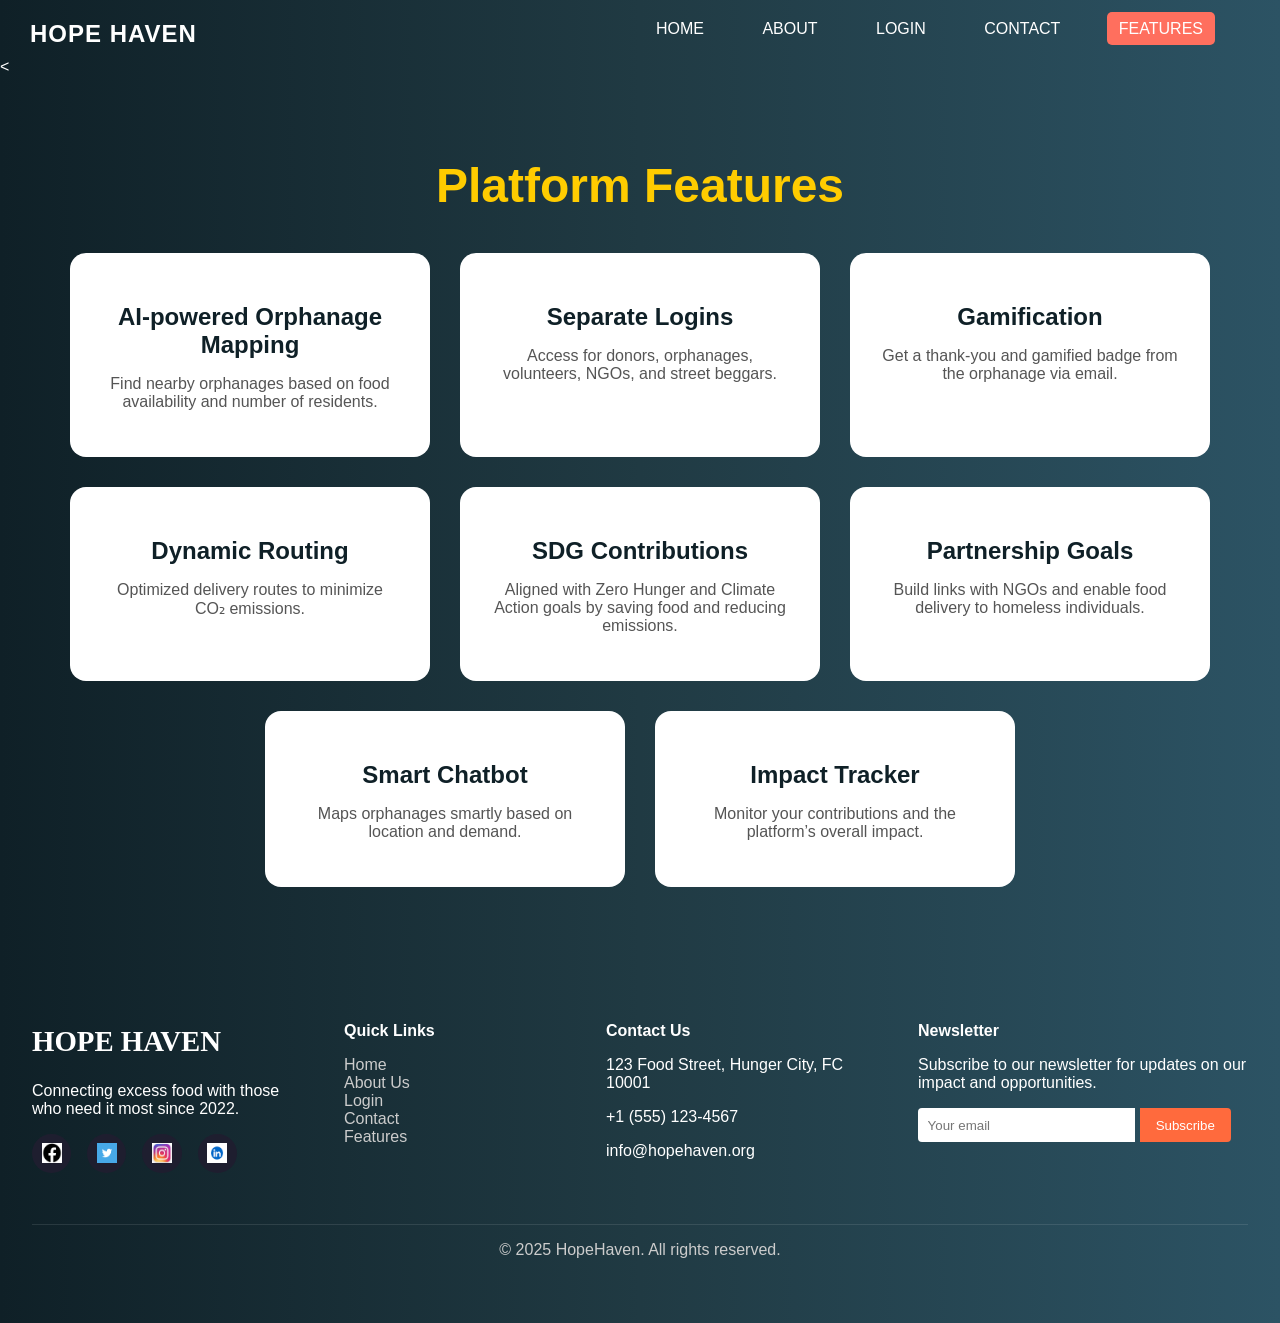
<file: HH/features.html>
<!DOCTYPE html>
<html lang="en">
<head>
  <meta charset="UTF-8" />
  <meta name="viewport" content="width=device-width, initial-scale=1.0" />
  <title>Orphanage Platform Features</title>
  <style>
    body {
      margin: 0;
      font-family: 'Segoe UI', Tahoma, Geneva, Verdana, sans-serif;
      background: linear-gradient(to right, #0f2027, #203a43, #2c5364);
      color: #fff;
    }
    header {
      display: flex;
      justify-content: flex-end;
      align-items: center;
      padding: 20px 50px;
    }

    .logo {
      position: absolute;
      top: 20px;
      left: 30px;
      font-size: 24px;
      font-weight: bold;
      color: white;
      letter-spacing: 1px;
    }
    nav a {
  color: white;
  text-decoration: none;
  margin: 0 15px;
  font-weight: 500;
  padding: 8px 12px;
  transition: 0.3s;
}

nav a:hover {
  background-color: #ff6f5e;
  color: white;
  border-radius: 5px;
}

nav a.active {
  background-color: #ff6f5e;
  color: white;
  border-radius: 5px;
}


    .container {
      padding: 50px 20px;
      text-align: center;
    }

    h1 {
      font-size: 3em;
      margin-bottom: 10px;
      color: #ffcc00; /* Changed font color for h1 */
    }

    .features {
      display: flex;
      flex-wrap: wrap;
      justify-content: center;
      gap: 30px;
      margin-top: 40px;
    }

    .card {
      background: white;
      border-radius: 16px;
      padding: 30px;
      width: 300px;
      transition: transform 0.3s ease, box-shadow 0.3s ease;
      cursor: pointer;
    }

    .card:hover {
      transform: scale(1.05);
      box-shadow: 0 10px 25px rgba(0, 0, 0, 0.4);
    }

    .card h2 {
      font-size: 1.5em;
      margin-bottom: 15px;
      color: #0f2027; /* Updated topic color inside cards */
    }

    .card p {
      color: #555;
      font-size: 1em;
    }
  </style>
</head>
<body>
  <header>
    <div class="logo">HOPE HAVEN</div>
    <nav>
      <a href="hopehaven.html"class="active">HOME</a>
      <a href="about.html">ABOUT</a>
      <a href="login.html">LOGIN</a>
      <a href="contact.html">CONTACT</a>
      <a href="features.html">FEATURES</a>
    </nav>
  </header>
  <<script>
    const currentPath = window.location.pathname.split("/").pop() || "hopehaven.html";
    const navLinks = document.querySelectorAll("nav a");
  
    navLinks.forEach(link => {
      const linkPath = link.getAttribute("href");
      if (linkPath === currentPath) {
        link.classList.add("active");
      } else {
        link.classList.remove("active");
      }
    });
  </script>
  
  
  
  <div class="container">
    <h1>Platform Features</h1>
    <div class="features">
      <div class="card">
        <h2>AI-powered Orphanage Mapping</h2>
        <p>Find nearby orphanages based on food availability and number of residents.</p>
      </div>
      <div class="card">
        <h2>Separate Logins</h2>
        <p>Access for donors, orphanages, volunteers, NGOs, and street beggars.</p>
      </div>
      <div class="card">
        <h2>Gamification</h2>
        <p>Get a thank-you and gamified badge from the orphanage via email.</p>
      </div>
      <div class="card">
        <h2>Dynamic Routing</h2>
        <p>Optimized delivery routes to minimize CO₂ emissions.</p>
      </div>
      <div class="card">
        <h2>SDG Contributions</h2>
        <p>Aligned with Zero Hunger and Climate Action goals by saving food and reducing emissions.</p>
      </div>
      <div class="card">
        <h2>Partnership Goals</h2>
        <p>Build links with NGOs and enable food delivery to homeless individuals.</p>
      </div>
      <div class="card">
        <h2>Smart Chatbot</h2>
        <p>Maps orphanages smartly based on location and demand.</p>
      </div>
      <div class="card">
        <h2>Impact Tracker</h2>
        <p>Monitor your contributions and the platform’s overall impact.</p>
      </div>
    </div>
  </div>
  <footer class="footer-section" style="background: linear-gradient(to right, #0f2027, #203a43, #2c5364); color: #fff; padding: 4rem 2rem;">
    <div class="footer-container" style="display: flex; flex-wrap: wrap; justify-content: space-between; gap: 2rem;">
      
      <!-- Brand Info -->
      <div class="footer-brand" style="flex: 1 1 200px;">
        <h2 style="font-family: 'Pacifico', cursive; font-size: 1.8rem;">HOPE HAVEN</h2>
        <p style="margin: 1rem 0;">Connecting excess food with those who need it most since 2022.</p>
        <div class="social-links" style="display: flex; gap: 1rem; margin-top: 1rem;">
          <a href="#" class="social-icon" style="background: #1e1e2f; padding: 0.6rem; border-radius: 50%; display: flex; align-items: center; justify-content: center;">
            <img src="facebook.png" alt="Facebook" style="width: 20px; height: 20px;">
          </a>
          <a href="#" class="social-icon" style="background: #1e1e2f; padding: 0.6rem; border-radius: 50%; display: flex; align-items: center; justify-content: center;">
            <img src="twitter.png" alt="Twitter" style="width: 20px; height: 20px;">
          </a>
          <a href="#" class="social-icon" style="background: #1e1e2f; padding: 0.6rem; border-radius: 50%; display: flex; align-items: center; justify-content: center;">
            <img src="instagram.jpeg" alt="Instagram" style="width: 20px; height: 20px;">
          </a>
          <a href="#" class="social-icon" style="background: #1e1e2f; padding: 0.6rem; border-radius: 50%; display: flex; align-items: center; justify-content: center;">
            <img src="linkedin.png" alt="LinkedIn" style="width: 20px; height: 20px;">
          </a>
        </div>
        
      </div>
  
      <!-- Quick Links -->
      <div class="footer-links" style="flex: 1 1 150px;">
        <h4 style="margin-bottom: 1rem; font-weight: bold;">Quick Links</h4>
        <ul style="list-style: none; padding: 0;">
          <li><a href="hopehaven.html" style="color: #ccc; text-decoration: none;">Home</a></li>
          <li><a href="about.html" style="color: #ccc; text-decoration: none;">About Us</a></li>
          <li><a href="login.html" style="color: #ccc; text-decoration: none;">Login</a></li>
          <li><a href="contact.html" style="color: #ccc; text-decoration: none;">Contact</a></li>
          <li><a href="features.html" style="color: #ccc; text-decoration: none;">Features</a></li>
        </ul>
      </div>
  
      <!-- Contact Info -->
      <div class="footer-contact" style="flex: 1 1 200px;">
        <h4 style="margin-bottom: 1rem; font-weight: bold;">Contact Us</h4>
        <p><i class="fas fa-map-marker-alt"></i> 123 Food Street, Hunger City, FC 10001</p>
        <p><i class="fas fa-phone"></i> +1 (555) 123-4567</p>
        <p><i class="fas fa-envelope"></i> info@hopehaven.org</p>
      </div>
  
      <!-- Newsletter -->
      <div class="footer-newsletter" style="flex: 1 1 250px;">
        <h4 style="margin-bottom: 1rem; font-weight: bold;">Newsletter</h4>
        <p>Subscribe to our newsletter for updates on our impact and opportunities.</p>
        <div style="margin-top: 1rem;">
          <input type="email" placeholder="Your email" style="padding: 0.6rem; width: 60%; border: none; border-radius: 4px 0 0 4px;">
          <button style="padding: 0.6rem 1rem; background: #ff6a3d; color: white; border: none; border-radius: 0 4px 4px 0;">Subscribe</button>
        </div>
      </div>
  
    </div>
  
    <div style="border-top: 1px solid rgba(255,255,255,0.1); margin-top: 3rem; padding-top: 1rem; text-align: center; color: #ccc;">
      © 2025 HopeHaven. All rights reserved.
    </div>
  </footer>
  

</body>
</html>
</file>
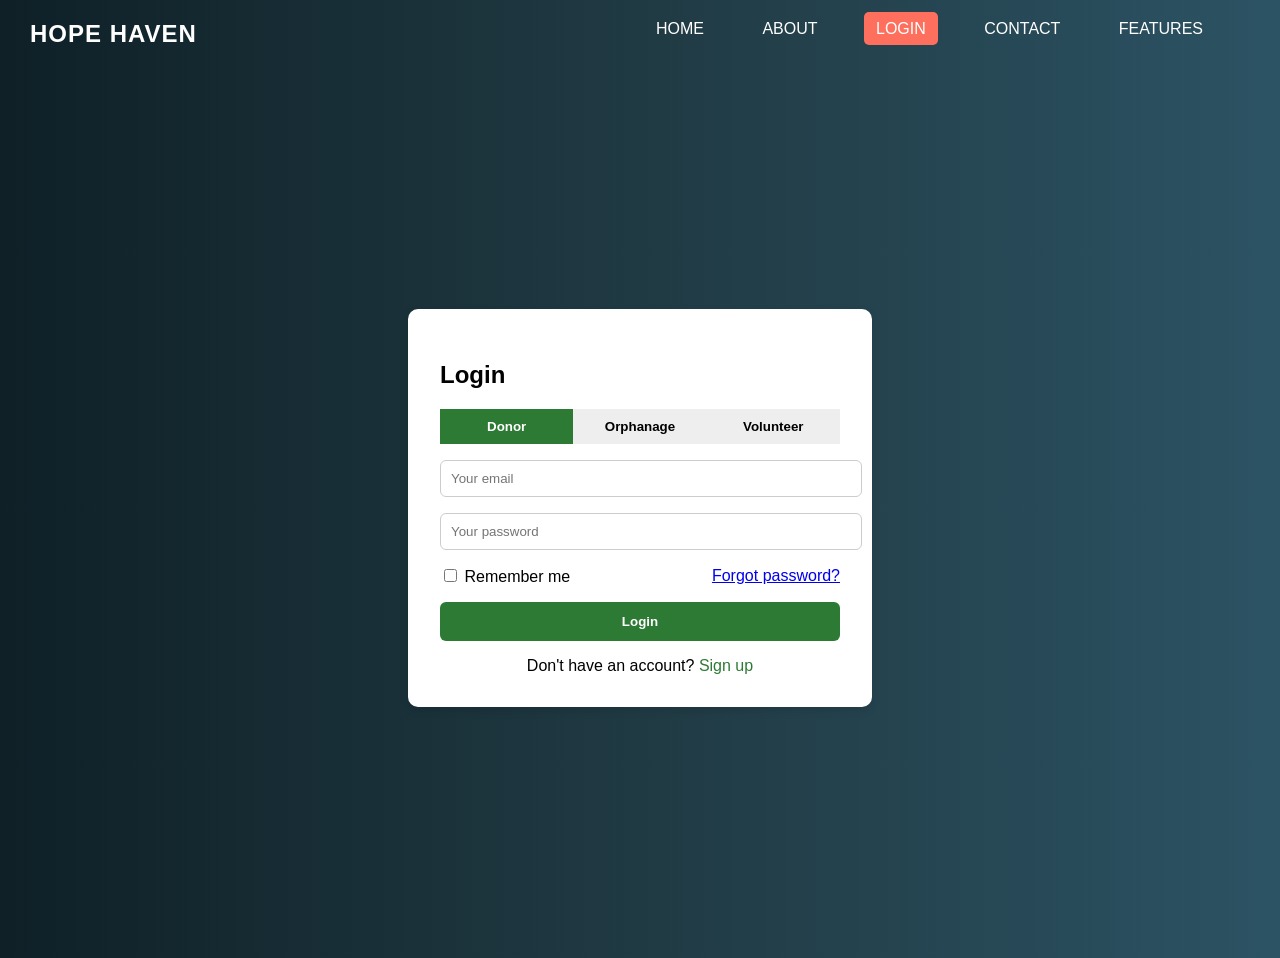
<file: HH/login.html>
<!DOCTYPE html>
<html lang="en">
<head>
  <meta charset="UTF-8" />
  <meta name="viewport" content="width=device-width, initial-scale=1.0"/>
  <title>Login</title>
  <style>
    body {
      margin: 0;
      font-family: 'Segoe UI', Tahoma, Geneva, Verdana, sans-serif;
      background: linear-gradient(to right, #0f2027, #203a43, #2c5364);
      color: #fff;
    }
    header {
      display: flex;
      justify-content: flex-end;
      align-items: center;
      padding: 20px 50px;
    }

    .logo {
      position: absolute;
      top: 20px;
      left: 30px;
      font-size: 24px;
      font-weight: bold;
      color: white;
      letter-spacing: 1px;
    }

    nav a {
      color: white;
      text-decoration: none;
      margin: 0 15px;
      font-weight: 500;
      padding: 8px 12px;
      transition: 0.3s;
    }

    nav a:hover {
      background-color: #ff6f5e;
      color: white;
      border-radius: 5px;
    }

    nav a.active {
      background-color: #ff6f5e;
      color: white;
      border-radius: 5px;
    }

    .container {
      display: flex;
      justify-content: center;
      align-items: center;
      height: 100vh;
    }

    .modal {
      background: white;
      padding: 2rem;
      border-radius: 10px;
      width: 400px;
      color: black;
      box-shadow: 0 4px 10px rgba(0,0,0,0.1);
    }

    .tabs {
      display: flex;
      justify-content: space-around;
      margin-bottom: 1rem;
    }

    .tabs button {
      flex: 1;
      padding: 10px;
      background: #eee;
      border: none;
      cursor: pointer;
      font-weight: bold;
    }

    .tabs button.active {
      background-color: #2d7a35;
      color: white;
    }

    .form-group {
      margin-bottom: 1rem;
    }

    input[type="email"], input[type="password"] {
      width: 100%;
      padding: 10px;
      border: 1px solid #ccc;
      border-radius: 6px;
    }

    .remember-forgot {
      display: flex;
      justify-content: space-between;
      align-items: center;
      margin-bottom: 1rem;
    }

    .btn {
      background-color: #2d7a35;
      color: white;
      width: 100%;
      padding: 12px;
      border: none;
      border-radius: 6px;
      font-weight: bold;
      cursor: pointer;
    }

    .signup {
      text-align: center;
      margin-top: 1rem;
    }

    .signup a {
      color: #2d7a35;
      text-decoration: none;
    }
  </style>
</head>
<body>
  <header>
    <div class="logo">HOPE HAVEN</div>
    <nav>
      <a href="hopehaven.html" class="active">HOME</a>
      <a href="about.html">ABOUT</a>
      <a href="login.html">LOGIN</a>
      <a href="contact.html">CONTACT</a>
      <a href="features.html">FEATURES</a>
    </nav>
  </header>

  <script>
    const currentPath = window.location.pathname.split("/").pop() || "hopehaven.html";
    const navLinks = document.querySelectorAll("nav a");

    navLinks.forEach(link => {
      const linkPath = link.getAttribute("href");
      if (linkPath === currentPath) {
        link.classList.add("active");
      } else {
        link.classList.remove("active");
      }
    });
  </script>

  <div class="container">
    <div class="modal">
      <h2>Login</h2>
      <div class="tabs">
        <button class="tab-button active" onclick="switchTab('user')">Donor</button>
        <button class="tab-button" onclick="switchTab('orphanage')">Orphanage</button>
        <button class="tab-button" onclick="switchTab('volunteer')">Volunteer</button>
      </div>

      <!-- Donor Form -->
      <form id="user" class="tab-content">
        <div class="form-group">
          <input type="email" placeholder="Your email" required>
        </div>
        <div class="form-group">
          <input type="password" placeholder="Your password" required>
        </div>
        <div class="remember-forgot">
          <label><input type="checkbox"> Remember me</label>
          <a href="#">Forgot password?</a>
        </div>
        <button type="submit" class="btn">Login</button>
      </form>

      <!-- Orphanage Form -->
      <form id="orphanage" class="tab-content" style="display: none;">
        <div class="form-group">
          <input type="email" placeholder="Orphanage email" required>
        </div>
        <div class="form-group">
          <input type="password" placeholder="Orphanage password" required>
        </div>
        <div class="remember-forgot">
          <label><input type="checkbox"> Remember me</label>
          <a href="#">Forgot password?</a>
        </div>
        <button type="submit" class="btn">Login as Orphanage</button>
      </form>

      <!-- Volunteer Form -->
      <form id="volunteer" class="tab-content" style="display: none;">
        <div class="form-group">
          <input type="email" placeholder="Volunteer email" required>
        </div>
        <div class="form-group">
          <input type="password" placeholder="Volunteer password" required>
        </div>
        <div class="remember-forgot">
          <label><input type="checkbox"> Remember me</label>
          <a href="#">Forgot password?</a>
        </div>
        <button type="submit" class="btn">Login as Volunteer</button>
      </form>

      <div class="signup">
        Don't have an account? <a href="#">Sign up</a>
      </div>
    </div>
  </div>

  <script>
    function switchTab(role) {
      document.querySelectorAll('.tab-button').forEach(btn => btn.classList.remove('active'));
      document.querySelectorAll('.tab-content').forEach(form => form.style.display = 'none');
      document.querySelector(`.tab-button[onclick="switchTab('${role}')"]`).classList.add('active');
      document.getElementById(role).style.display = 'block';
    }
  </script>

  <script>
    // Donor Login Redirect (form ID = "user")
    document.getElementById("user").addEventListener("submit", function (e) {
      e.preventDefault();
      window.location.href = "chatbot.html"; // Redirect to chatbot
    });

    // Orphanage Login Redirect
    document.getElementById("orphanage").addEventListener("submit", function (e) {
      e.preventDefault();
      window.location.href = "orphanage.html";
    });

    // Volunteer Login Redirect
    document.getElementById("volunteer").addEventListener("submit", function (e) {
      e.preventDefault();
      window.location.href = "volunteer.html";
    });
  </script>
</body>
</html>
</file>
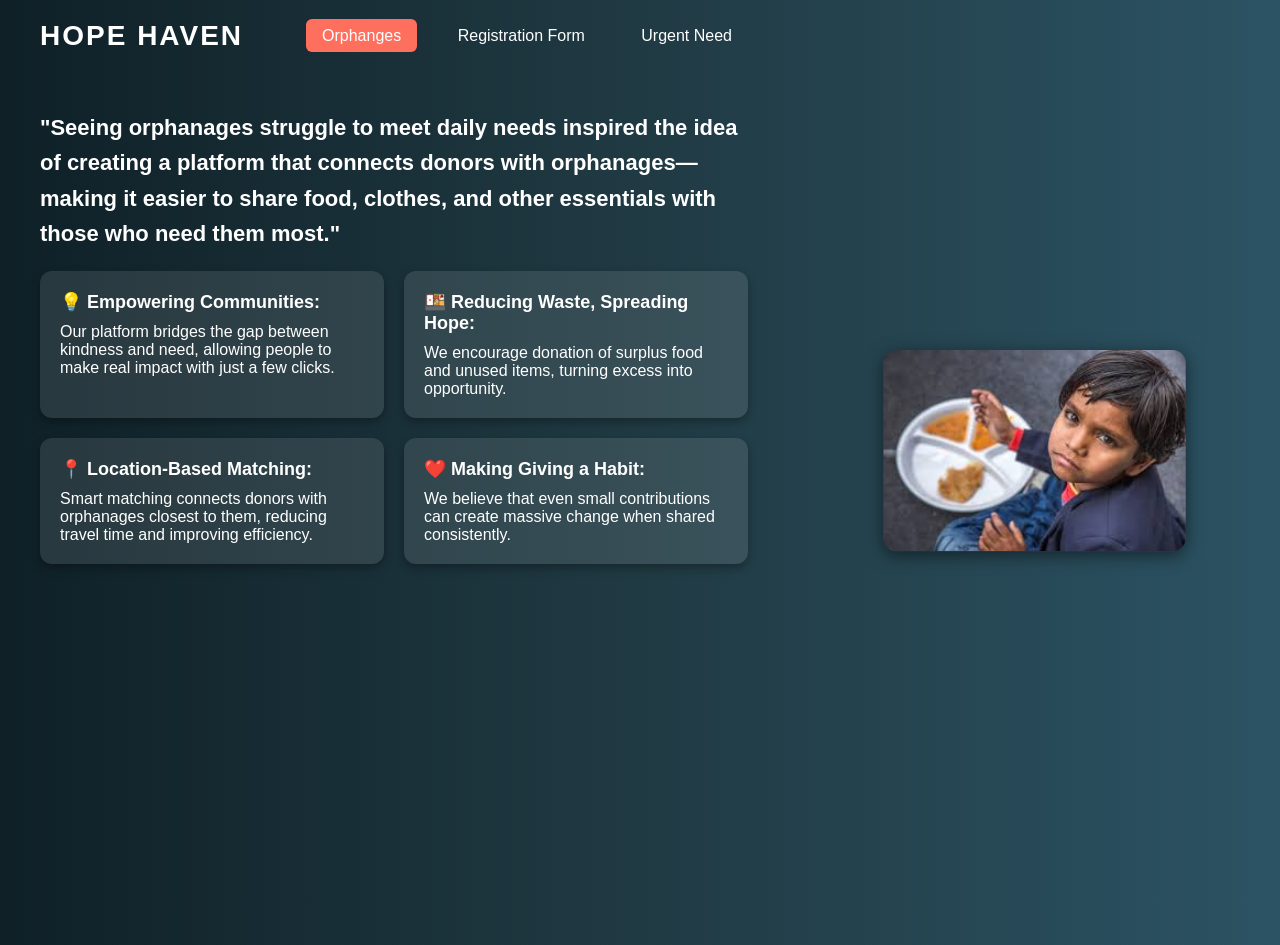
<file: HH/orphanage.html>
<!DOCTYPE html>
<html lang="en">
<head>
  <meta charset="UTF-8" />
  <meta name="viewport" content="width=device-width, initial-scale=1.0" />
  <title>Orphanage</title>
  <link rel="icon" href="title icon.jpg">
  <style>
    body {
      margin: 0;
      font-family: 'Segoe UI', Tahoma, Geneva, Verdana, sans-serif;
      background: linear-gradient(to right, #0f2027, #203a43, #2c5364);
      color: white;
      display: flex;
      flex-direction: row;
      height: 100vh;
      overflow: hidden;
    }

    .left-section {
      width: 60%;
      padding: 20px 40px;
      display: flex;
      flex-direction: column;
    }

    header {
      display: flex;
      justify-content: space-between;
      align-items: center;
    }

    .logo {
      font-size: 28px;
      font-weight: bold;
      letter-spacing: 2px;
      color: white;
    }

    nav a {
      margin-left: 20px;
      color: white;
      text-decoration: none;
      font-weight: 500;
      padding: 8px 16px;
      transition: background 0.3s;
    }

    nav a:hover, nav a.active {
      background-color: #ff6f5e;
      border-radius: 6px;
    }

    .message-section {
      margin-top: 40px;
    }

    .message-section h2 {
      font-size: 22px;
      margin-bottom: 20px;
      line-height: 1.6;
    }

    .card-container {
      display: grid;
      grid-template-columns: repeat(2, 1fr);
      gap: 20px;
      margin-top: 20px;
    }

    .card {
      background-color: rgba(255, 255, 255, 0.1);
      padding: 20px;
      border-radius: 12px;
      box-shadow: 0 4px 10px rgba(0, 0, 0, 0.3);
      transition: transform 0.3s ease;
    }

    .card:hover {
      transform: translateY(-5px);
    }

    .card strong {
      display: block;
      margin-bottom: 10px;
      font-size: 18px;
    }

    .right-section {
  width: 40%;
  display: flex;
  align-items: center;
  justify-content: center;
  padding: 10px; /* reduced from 20px */
  transform: scale(1.1); /* Optional: Slight zoom effect */
}


    .right-section img {
      max-width: 100%;
      height: auto;
      border-radius: 12px;
      box-shadow: 0 4px 15px rgba(0, 0, 0, 0.5);
    }
  </style>
</head>
<body>
  <div class="left-section">
    <header>
      <div class="logo">HOPE HAVEN</div>
      <nav>
        <a href="orphanage.html"class="active">Orphanges</a>
        <a href="registrationform.html"> Registration Form</a>
        <a href="urgent.html">Urgent Need</a>
        
      </nav>
    </header>

    <div class="message-section">
      <h2>"Seeing orphanages struggle to meet daily needs inspired the idea of creating a platform that connects donors with orphanages—making it easier to share food, clothes, and other essentials with those who need them most."</h2>
      <div class="card-container">
        <div class="card">
          <strong>💡 Empowering Communities:</strong>
          Our platform bridges the gap between kindness and need, allowing people to make real impact with just a few clicks.
        </div>
        <div class="card">
          <strong>🍱 Reducing Waste, Spreading Hope:</strong>
          We encourage donation of surplus food and unused items, turning excess into opportunity.
        </div>
        <div class="card">
          <strong>📍 Location-Based Matching:</strong>
          Smart matching connects donors with orphanages closest to them, reducing travel time and improving efficiency.
        </div>
        <div class="card">
          <strong>❤️ Making Giving a Habit:</strong>
          We believe that even small contributions can create massive change when shared consistently.
        </div>
      </div>
    </div>
  </div>

  <div class="right-section">
    <img src="girlorphan.jpeg" alt="Orphanage Help Image">
  </div>


  






</body>
</html>
</file>
<file: HOPE HAVEN/CSS/style.css>
*{
    margin:0;
    padding:0;
}
nav{
    background-color: black;
    color: white;
    padding: 15px;
}
li,ul,h1{
    display:inline;
}
ul{
    margin-left: 60%;
}
li{
    color:aqua;
    cursor:pointer;
}
li:hover{
    color:white;
}
input{
    width:60%;
    padding:15px;
}
.searchbar{
    padding:50px;
    text-align: center;
}
.box{
    border-color: black;
    border-width: 2px;
    border-style: solid;
    display:inline;
    width: 220px;
}
.box:hover{
    background-color: black;
    
}
button{
    background-color:palevioletred;
    border:none;
    position: absolute;
    transform:translate(-50%,-50%);
    padding: 3px 5px;
    font-size:30px;
    font-weight:bold;
}
.about{
    text-align:center;
    margin-top: 20px;
    padding: 20px;
}
.Contact{
    background-color: black;
    color: white;
    text-align: center;
    padding: 40px;
}
</file>
